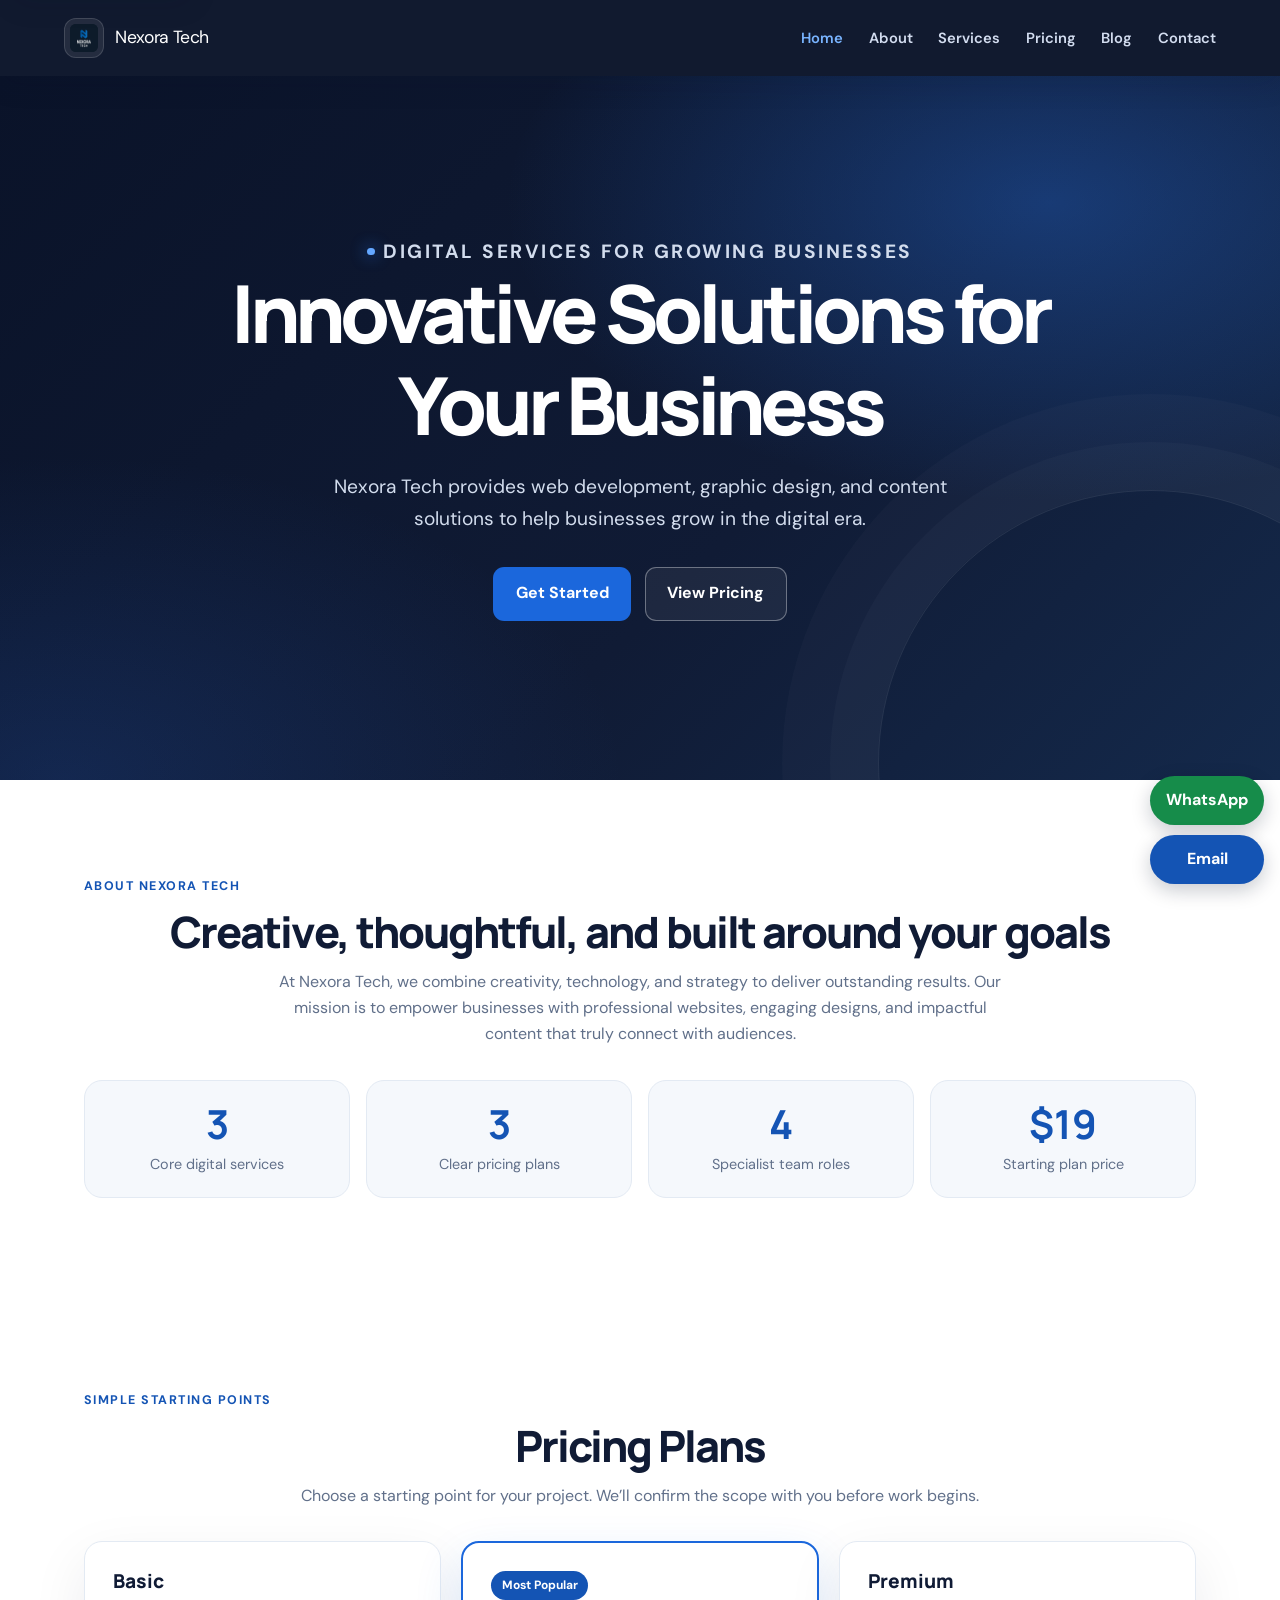
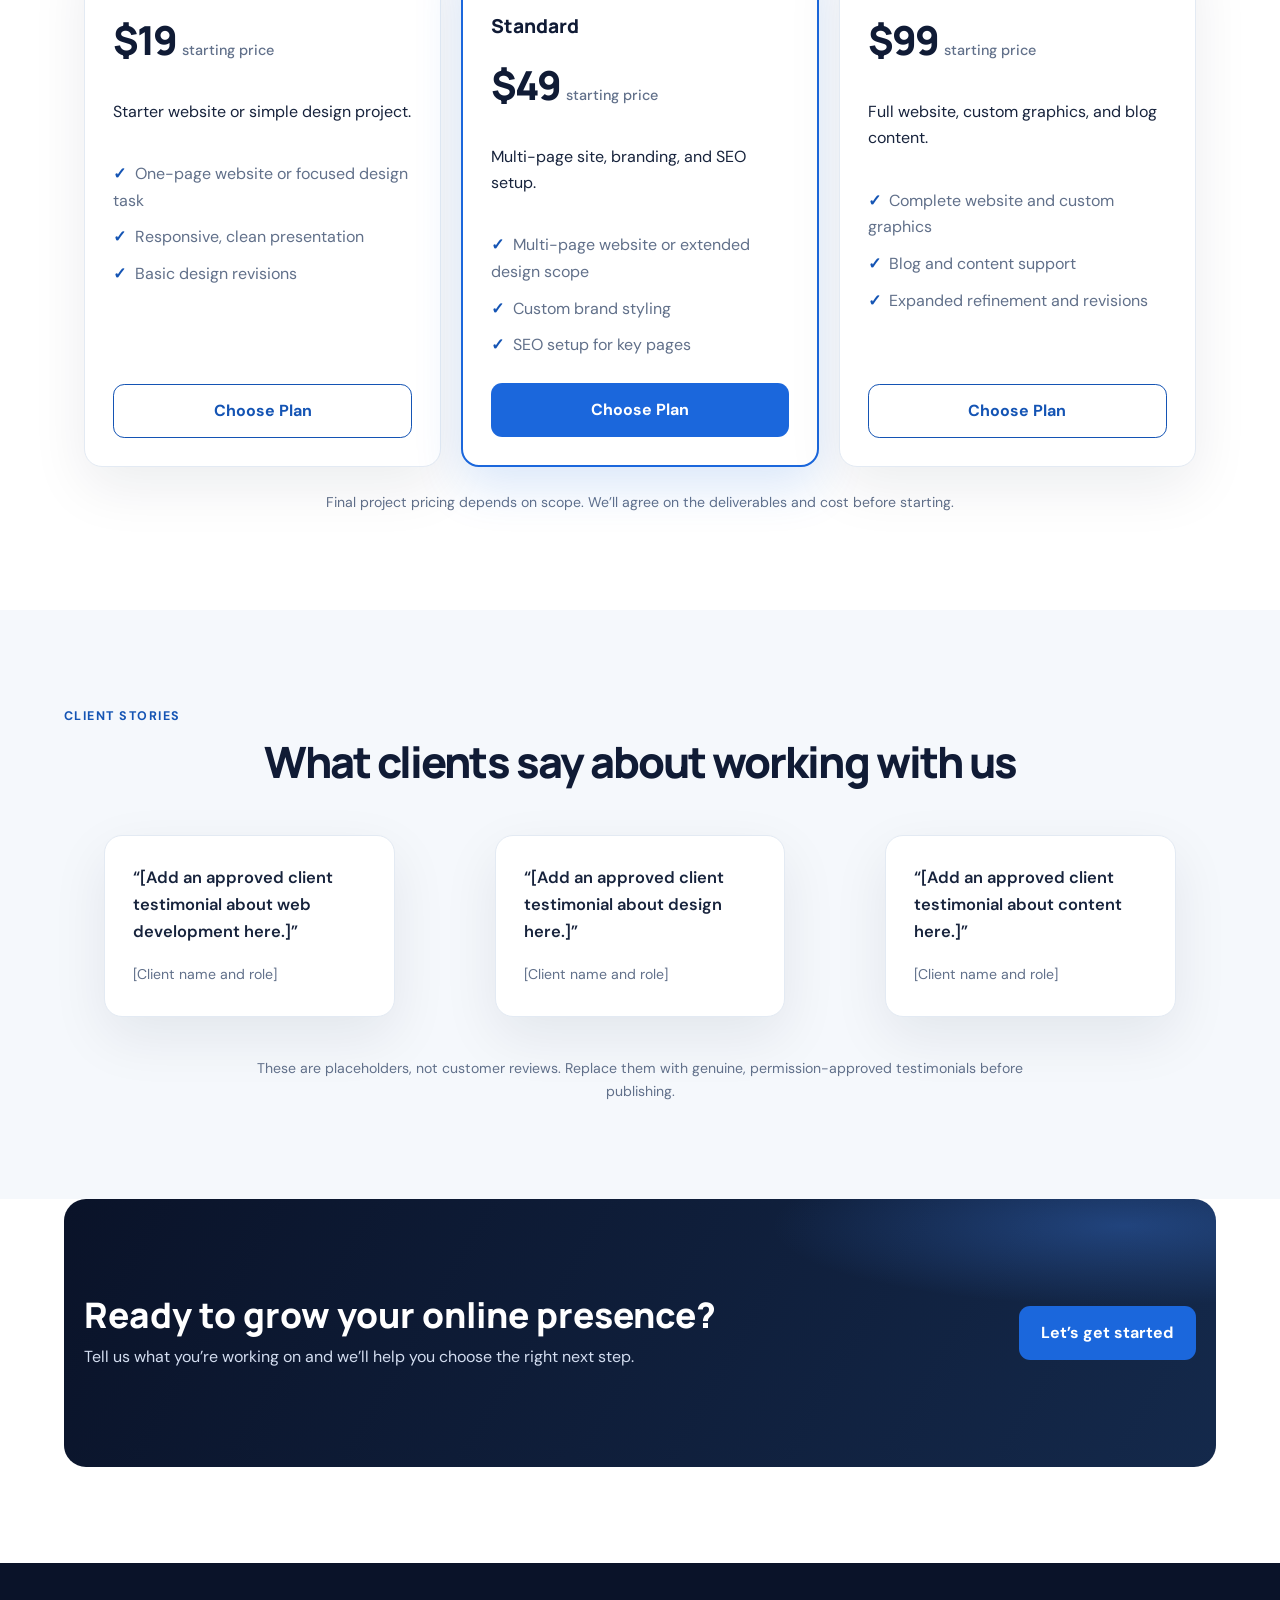
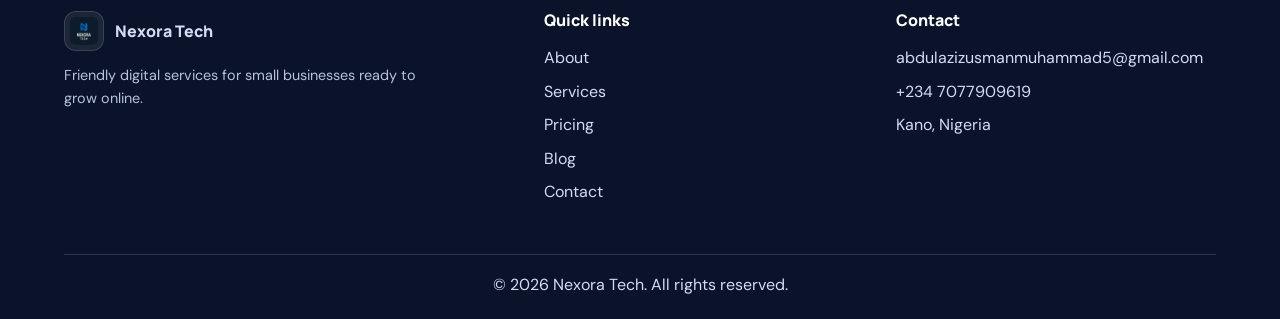
<file: index.html>
<!DOCTYPE html>
<html lang="en">
<head>
  <meta charset="UTF-8">
  <meta name="viewport" content="width=device-width, initial-scale=1.0">
  <meta name="description" content="Nexora Tech helps small businesses grow with professional web development, graphic design, and content services.">
  <title>Nexora Tech | Digital Services for Small Businesses</title>
  <link rel="icon" href="com.ico" type="image/x-icon">
  <link rel="preconnect" href="https://fonts.googleapis.com">
  <link rel="preconnect" href="https://fonts.gstatic.com" crossorigin>
  <link href="https://fonts.googleapis.com/css2?family=DM+Sans:wght@400;500;600;700&family=Manrope:wght@500;600;700;800&display=swap" rel="stylesheet">
  <link rel="stylesheet" href="style.css">
</head>
<body>
  <a class="skip-link" href="#main-content">Skip to main content</a>
  <header class="site-header">
    <a class="brand" href="index.html" aria-label="Nexora Tech home">
      <img class="brand-logo" src="com.ico" alt="">
      <span class="brand-name">Nexora Tech</span>
    </a>
    <button class="menu-toggle" type="button" aria-label="Open navigation menu" aria-expanded="false" aria-controls="main-navigation">
      <span></span><span></span><span></span>
    </button>
    <nav id="main-navigation" aria-label="Main navigation">
      <ul>
        <li><a href="index.html" aria-current="page">Home</a></li>
        <li><a href="aboutpage.html">About</a></li>
        <li><a href="servicespage.html">Services</a></li>
        <li><a href="pricingpage.html">Pricing</a></li>
        <li><a href="blogpage.html">Blog</a></li>
        <li><a href="contact.html">Contact</a></li>
      </ul>
    </nav>
  </header>

  <main id="main-content">
    <section class="hero" aria-labelledby="hero-title">
      <div class="hero-content">
        <p class="hero-eyebrow">Digital services for growing businesses</p>
        <h1 id="hero-title">Innovative Solutions for Your Business</h1>
        <p>Nexora Tech provides web development, graphic design, and content solutions to help businesses grow in the digital era.</p>
        <div class="hero-actions">
          <a href="contact.html" class="btn">Get Started</a>
          <a href="pricingpage.html" class="btn btn-secondary">View Pricing</a>
        </div>
      </div>
    </section>

    <section id="about" aria-labelledby="about-title">
      <p class="eyebrow">About Nexora Tech</p>
      <h2 class="section-title" id="about-title">Creative, thoughtful, and built around your goals</h2>
      <p class="section-lead">At Nexora Tech, we combine creativity, technology, and strategy to deliver outstanding results. Our mission is to empower businesses with professional websites, engaging designs, and impactful content that truly connect with audiences.</p>
      <div class="stats-grid">
        <div class="stat-card reveal"><strong>3</strong><span>Core digital services</span></div>
        <div class="stat-card reveal"><strong>3</strong><span>Clear pricing plans</span></div>
        <div class="stat-card reveal"><strong>4</strong><span>Specialist team roles</span></div>
        <div class="stat-card reveal"><strong>$19</strong><span>Starting plan price</span></div>
      </div>
    </section>

    <section id="pricing" aria-labelledby="pricing-title">
      <p class="eyebrow">Simple starting points</p>
      <h2 class="section-title" id="pricing-title">Pricing Plans</h2>
      <p class="section-lead">Choose a starting point for your project. We’ll confirm the scope with you before work begins.</p>
      <div class="price-grid">
        <article class="price-card reveal">
          <h3>Basic</h3>
          <p class="price">$19 <small>starting price</small></p>
          <p>Starter website or simple design project.</p>
          <ul class="feature-list"><li>One-page website or focused design task</li><li>Responsive, clean presentation</li><li>Basic design revisions</li></ul>
          <a href="contact.html" class="btn btn-secondary">Choose Plan</a>
        </article>
        <article class="price-card popular reveal">
          <span class="popular-label">Most Popular</span>
          <h3>Standard</h3>
          <p class="price">$49 <small>starting price</small></p>
          <p>Multi-page site, branding, and SEO setup.</p>
          <ul class="feature-list"><li>Multi-page website or extended design scope</li><li>Custom brand styling</li><li>SEO setup for key pages</li></ul>
          <a href="contact.html" class="btn">Choose Plan</a>
        </article>
        <article class="price-card reveal">
          <h3>Premium</h3>
          <p class="price">$99 <small>starting price</small></p>
          <p>Full website, custom graphics, and blog content.</p>
          <ul class="feature-list"><li>Complete website and custom graphics</li><li>Blog and content support</li><li>Expanded refinement and revisions</li></ul>
          <a href="contact.html" class="btn btn-secondary">Choose Plan</a>
        </article>
      </div>
      <p class="testimonial-note">Final project pricing depends on scope. We’ll agree on the deliverables and cost before starting.</p>
    </section>

    <section class="section-soft" aria-labelledby="testimonials-title">
      <p class="eyebrow">Client stories</p>
      <h2 class="section-title" id="testimonials-title">What clients say about working with us</h2>
      <div class="testimonial-grid">
        <figure class="testimonial-card reveal">
          <blockquote>“[Add an approved client testimonial about web development here.]”</blockquote>
          <figcaption><cite>[Client name and role]</cite></figcaption>
        </figure>
        <figure class="testimonial-card reveal">
          <blockquote>“[Add an approved client testimonial about design here.]”</blockquote>
          <figcaption><cite>[Client name and role]</cite></figcaption>
        </figure>
        <figure class="testimonial-card reveal">
          <blockquote>“[Add an approved client testimonial about content here.]”</blockquote>
          <figcaption><cite>[Client name and role]</cite></figcaption>
        </figure>
      </div>
      <p class="testimonial-note">These are placeholders, not customer reviews. Replace them with genuine, permission-approved testimonials before publishing.</p>
    </section>

    <section class="cta-banner" aria-labelledby="cta-title">
      <div><h2 id="cta-title">Ready to grow your online presence?</h2><p>Tell us what you’re working on and we’ll help you choose the right next step.</p></div>
      <a class="btn" href="contact.html">Let’s get started</a>
    </section>
  </main>

  <footer class="site-footer">
    <div class="footer-inner">
      <div><a class="footer-brand" href="index.html"><img class="brand-logo" src="com.ico" alt="">Nexora Tech</a><p>Friendly digital services for small businesses ready to grow online.</p></div>
      <div><h2>Quick links</h2><ul class="footer-links"><li><a href="aboutpage.html">About</a></li><li><a href="servicespage.html">Services</a></li><li><a href="pricingpage.html">Pricing</a></li><li><a href="blogpage.html">Blog</a></li><li><a href="contact.html">Contact</a></li></ul></div>
      <div><h2>Contact</h2><ul class="footer-links"><li><a href="mailto:abdulazizusmanmuhammad5@gmail.com">abdulazizusmanmuhammad5@gmail.com</a></li><li><a href="tel:+2347077909619">+234 7077909619</a></li><li>Kano, Nigeria</li></ul></div>
    </div>
    <p class="copyright">&copy; <span data-current-year>2026</span> Nexora Tech. All rights reserved.</p>
  </footer>
  <script src="script.js" defer></script>
</body>
</html>
</file>
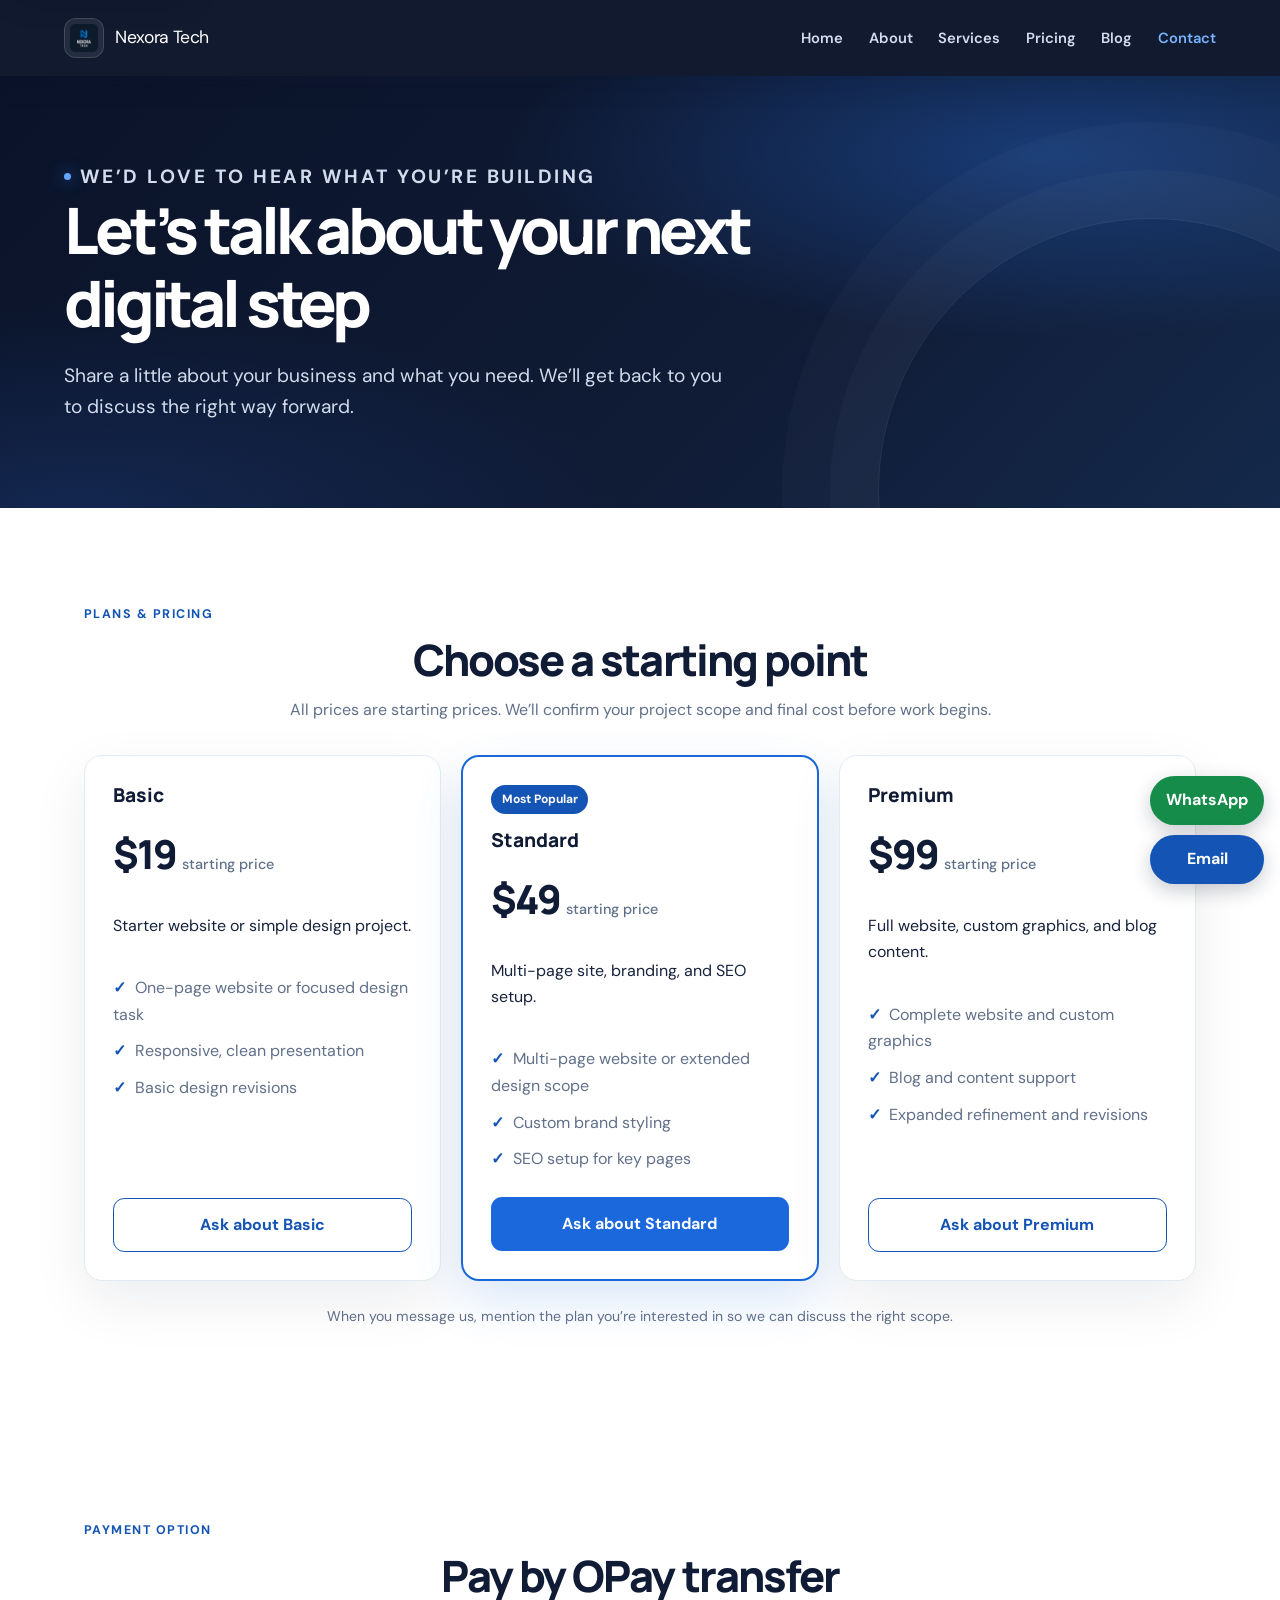
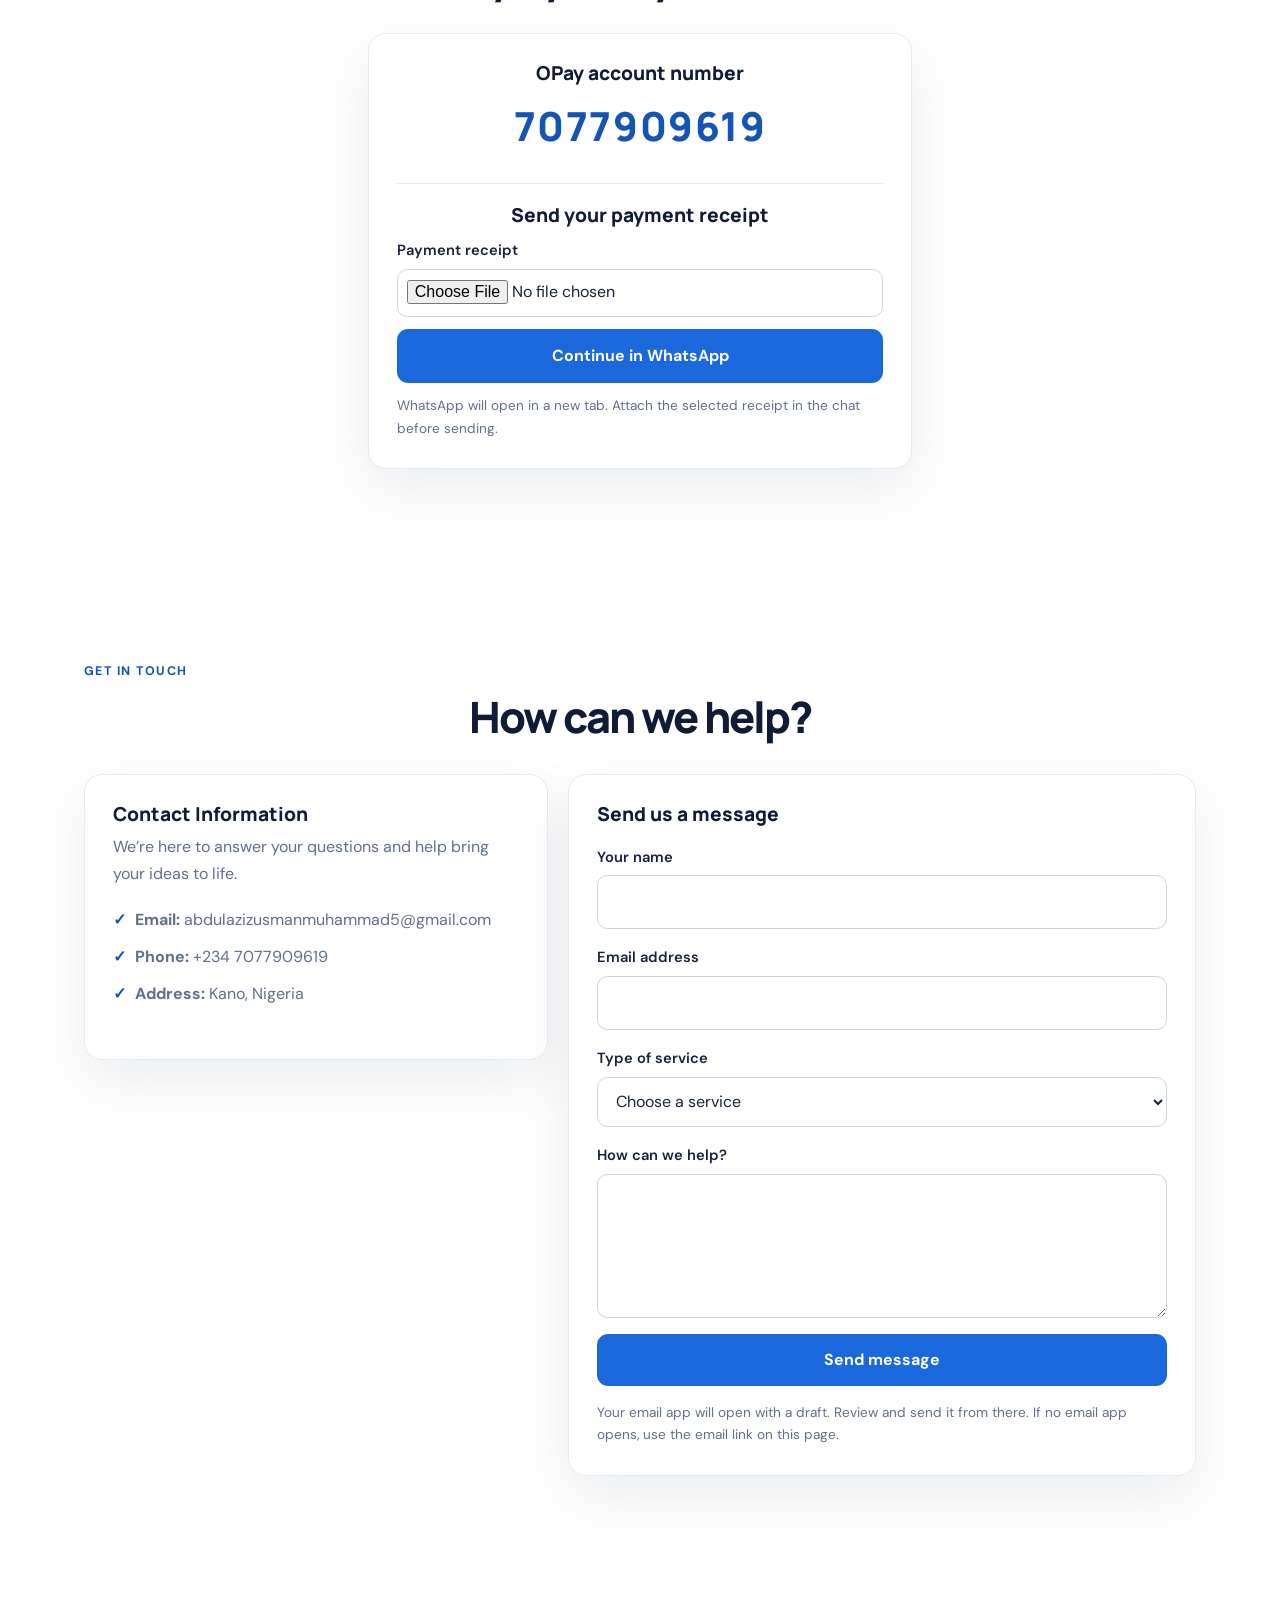
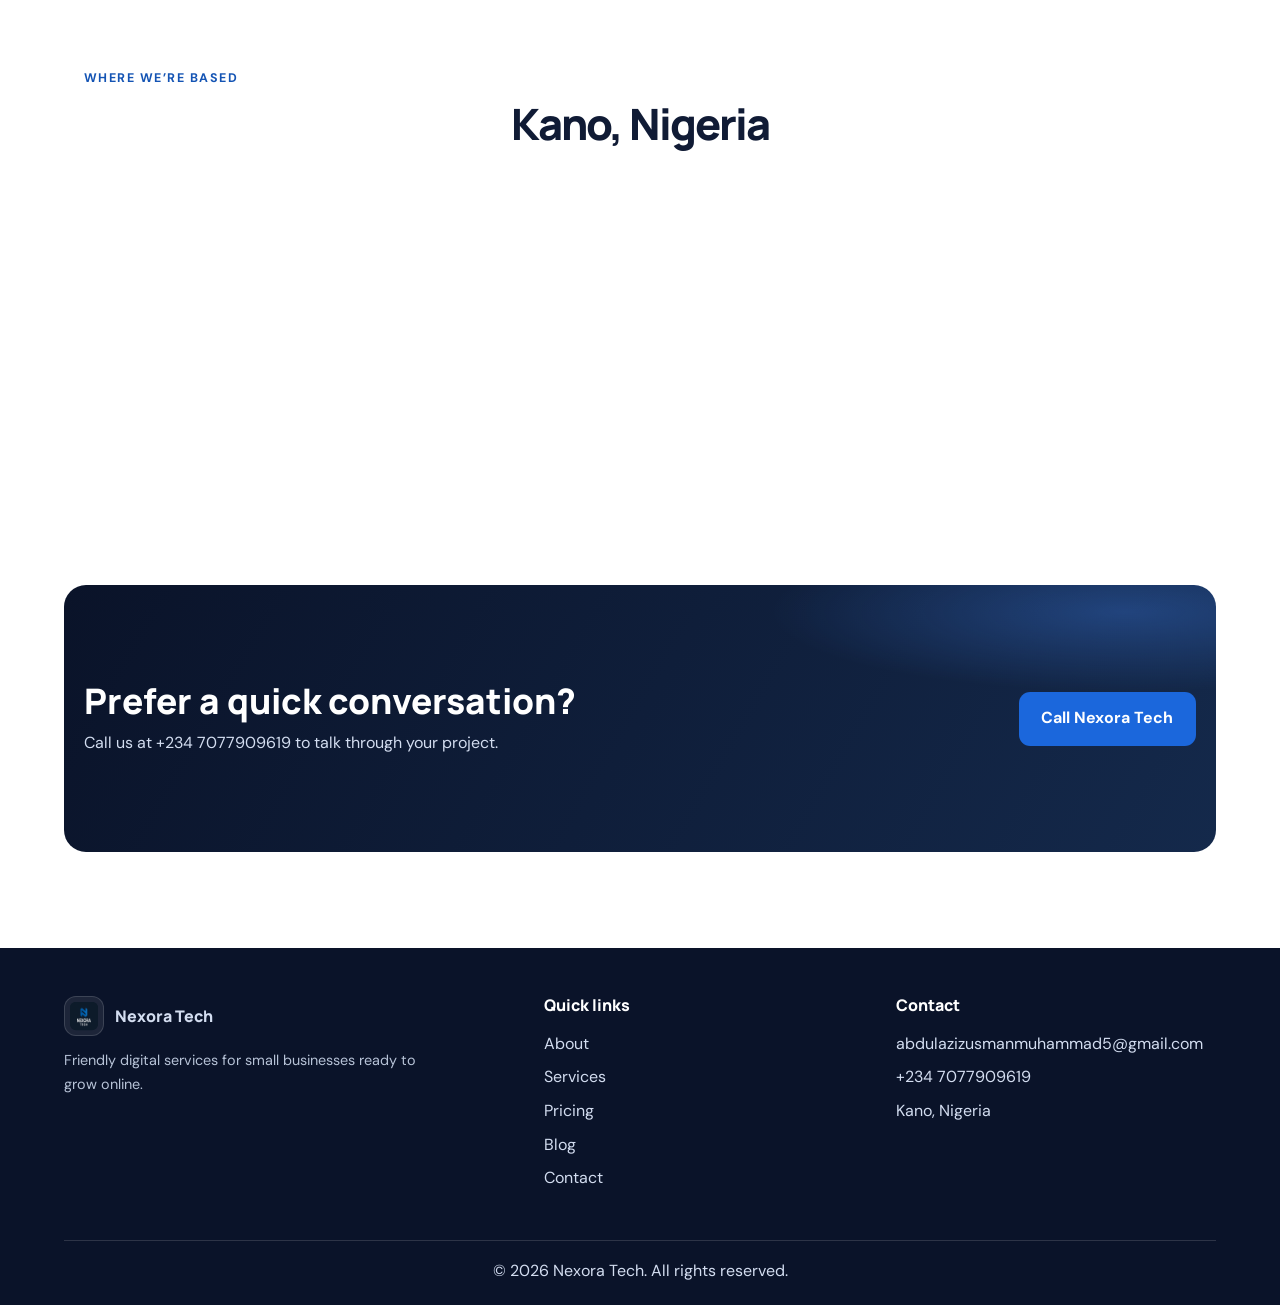
<file: contact.html>
<!DOCTYPE html>
<html lang="en">
<head>
  <meta charset="UTF-8">
  <meta name="viewport" content="width=device-width, initial-scale=1.0">
  <meta name="description" content="Contact Nexora Tech to discuss web development, graphic design, or content support for your small business.">
  <title>Contact | Nexora Tech</title>
  <link rel="icon" href="com.ico" type="image/x-icon">
  <link rel="preconnect" href="https://fonts.googleapis.com">
  <link rel="preconnect" href="https://fonts.gstatic.com" crossorigin>
  <link href="https://fonts.googleapis.com/css2?family=DM+Sans:wght@400;500;600;700&family=Manrope:wght@500;600;700;800&display=swap" rel="stylesheet">
  <link rel="stylesheet" href="style.css">
</head>
<body>
  <a class="skip-link" href="#main-content">Skip to main content</a>
  <header class="site-header">
    <a class="brand" href="index.html" aria-label="Nexora Tech home">
      <img class="brand-logo" src="com.ico" alt="">
      <span class="brand-name">Nexora Tech</span>
    </a>
    <button class="menu-toggle" type="button" aria-label="Open navigation menu" aria-expanded="false" aria-controls="main-navigation">
      <span></span><span></span><span></span>
    </button>
    <nav id="main-navigation" aria-label="Main navigation">
      <ul>
        <li><a href="index.html">Home</a></li>
        <li><a href="aboutpage.html">About</a></li>
        <li><a href="servicespage.html">Services</a></li>
        <li><a href="pricingpage.html">Pricing</a></li>
        <li><a href="blogpage.html">Blog</a></li>
        <li><a href="contact.html" aria-current="page">Contact</a></li>
      </ul>
    </nav>
  </header>

  <main id="main-content">
    <section class="hero page-hero" aria-labelledby="page-title">
      <div class="hero-content">
        <p class="hero-eyebrow">We’d love to hear what you’re building</p>
        <h1 id="page-title">Let’s talk about your next digital step</h1>
        <p>Share a little about your business and what you need. We’ll get back to you to discuss the right way forward.</p>
      </div>
    </section>

    <section aria-labelledby="plans-title">
      <p class="eyebrow">Plans &amp; pricing</p>
      <h2 class="section-title" id="plans-title">Choose a starting point</h2>
      <p class="section-lead">All prices are starting prices. We’ll confirm your project scope and final cost before work begins.</p>
      <div class="price-grid">
        <article class="price-card reveal">
          <h3>Basic</h3>
          <p class="price">$19 <small>starting price</small></p>
          <p>Starter website or simple design project.</p>
          <ul class="feature-list">
            <li>One-page website or focused design task</li>
            <li>Responsive, clean presentation</li>
            <li>Basic design revisions</li>
          </ul>
          <a class="btn btn-secondary" href="#contact-form">Ask about Basic</a>
        </article>
        <article class="price-card popular reveal">
          <span class="popular-label">Most Popular</span>
          <h3>Standard</h3>
          <p class="price">$49 <small>starting price</small></p>
          <p>Multi-page site, branding, and SEO setup.</p>
          <ul class="feature-list">
            <li>Multi-page website or extended design scope</li>
            <li>Custom brand styling</li>
            <li>SEO setup for key pages</li>
          </ul>
          <a class="btn" href="#contact-form">Ask about Standard</a>
        </article>
        <article class="price-card reveal">
          <h3>Premium</h3>
          <p class="price">$99 <small>starting price</small></p>
          <p>Full website, custom graphics, and blog content.</p>
          <ul class="feature-list">
            <li>Complete website and custom graphics</li>
            <li>Blog and content support</li>
            <li>Expanded refinement and revisions</li>
          </ul>
          <a class="btn btn-secondary" href="#contact-form">Ask about Premium</a>
        </article>
      </div>
      <p class="testimonial-note">When you message us, mention the plan you’re interested in so we can discuss the right scope.</p>
    </section>

    <section aria-labelledby="payment-title">
      <p class="eyebrow">Payment option</p>
      <h2 class="section-title" id="payment-title">Pay by OPay transfer</h2>
      <article class="content-card payment-card">
        <h3>OPay account number</h3>
        <p class="payment-account">7077909619</p>
        <div class="receipt-upload">
          <h3>Send your payment receipt</h3>
          <form id="receipt-form">
            <div class="form-field">
              <label for="payment-receipt">Payment receipt</label>
              <input id="payment-receipt" name="receipt" type="file" accept="image/*,.pdf" required>
            </div>
            <button class="btn" type="submit">Continue in WhatsApp</button>
            <p class="form-note" id="receipt-status" aria-live="polite">WhatsApp will open in a new tab. Attach the selected receipt in the chat before sending.</p>
          </form>
        </div>
      </article>
    </section>

    <section aria-labelledby="contact-title">
      <p class="eyebrow">Get in touch</p>
      <h2 class="section-title" id="contact-title">How can we help?</h2>
      <div class="contact-grid">
        <aside class="contact-card">
          <h3>Contact Information</h3>
          <p>We’re here to answer your questions and help bring your ideas to life.</p>
          <ul class="feature-list">
            <li><strong>Email:</strong> <a href="mailto:abdulazizusmanmuhammad5@gmail.com">abdulazizusmanmuhammad5@gmail.com</a></li>
            <li><strong>Phone:</strong> <a href="tel:+2347077909619">+234 7077909619</a></li>
            <li><strong>Address:</strong> Kano, Nigeria</li>
          </ul>
        </aside>

        <div class="contact-card">
          <h3>Send us a message</h3>
          <form id="contact-form" action="mailto:abdulazizusmanmuhammad5@gmail.com" method="post" enctype="text/plain">
            <div class="form-field">
              <label for="contact-name">Your name</label>
              <input id="contact-name" name="name" type="text" autocomplete="name" required minlength="2" maxlength="100">
            </div>
            <div class="form-field">
              <label for="contact-email">Email address</label>
              <input id="contact-email" name="email" type="email" autocomplete="email" required maxlength="254">
            </div>
            <div class="form-field">
              <label for="service-type">Type of service</label>
              <select id="service-type" name="service" required>
                <option value="">Choose a service</option>
                <option value="Web Development">Web Development</option>
                <option value="Graphic Design">Graphic Design</option>
                <option value="Content & Blogs">Content &amp; Blogs</option>
                <option value="SEO Optimization">SEO Optimization</option>
                <option value="IT Consulting">IT Consulting</option>
              </select>
            </div>
            <div class="form-field">
              <label for="contact-message">How can we help?</label>
              <textarea id="contact-message" name="message" required minlength="10" maxlength="5000"></textarea>
            </div>
            <button class="btn" type="submit">Send message</button>
            <p class="form-note" id="contact-status" aria-live="polite">Your email app will open with a draft. Review and send it from there. If no email app opens, use the email link on this page.</p>
          </form>
        </div>
      </div>
    </section>

    <section aria-labelledby="location-title">
      <p class="eyebrow">Where we’re based</p>
      <h2 class="section-title" id="location-title">Kano, Nigeria</h2>
      <iframe class="map-frame" title="Map showing Kano, Nigeria" src="https://www.google.com/maps?q=Kano,Nigeria&amp;output=embed" loading="lazy" referrerpolicy="no-referrer-when-downgrade" allowfullscreen></iframe>
    </section>

    <section class="cta-banner" aria-labelledby="cta-title">
      <div><h2 id="cta-title">Prefer a quick conversation?</h2><p>Call us at +234 7077909619 to talk through your project.</p></div>
      <a class="btn" href="tel:+2347077909619">Call Nexora Tech</a>
    </section>
  </main>

  <footer class="site-footer">
    <div class="footer-inner">
      <div><a class="footer-brand" href="index.html"><img class="brand-logo" src="com.ico" alt="">Nexora Tech</a><p>Friendly digital services for small businesses ready to grow online.</p></div>
      <div><h2>Quick links</h2><ul class="footer-links"><li><a href="aboutpage.html">About</a></li><li><a href="servicespage.html">Services</a></li><li><a href="pricingpage.html">Pricing</a></li><li><a href="blogpage.html">Blog</a></li><li><a href="contact.html">Contact</a></li></ul></div>
      <div><h2>Contact</h2><ul class="footer-links"><li><a href="mailto:abdulazizusmanmuhammad5@gmail.com">abdulazizusmanmuhammad5@gmail.com</a></li><li><a href="tel:+2347077909619">+234 7077909619</a></li><li>Kano, Nigeria</li></ul></div>
    </div>
    <p class="copyright">&copy; <span data-current-year>2026</span> Nexora Tech. All rights reserved.</p>
  </footer>
  <script src="script.js" defer></script>
</body>
</html>
</file>
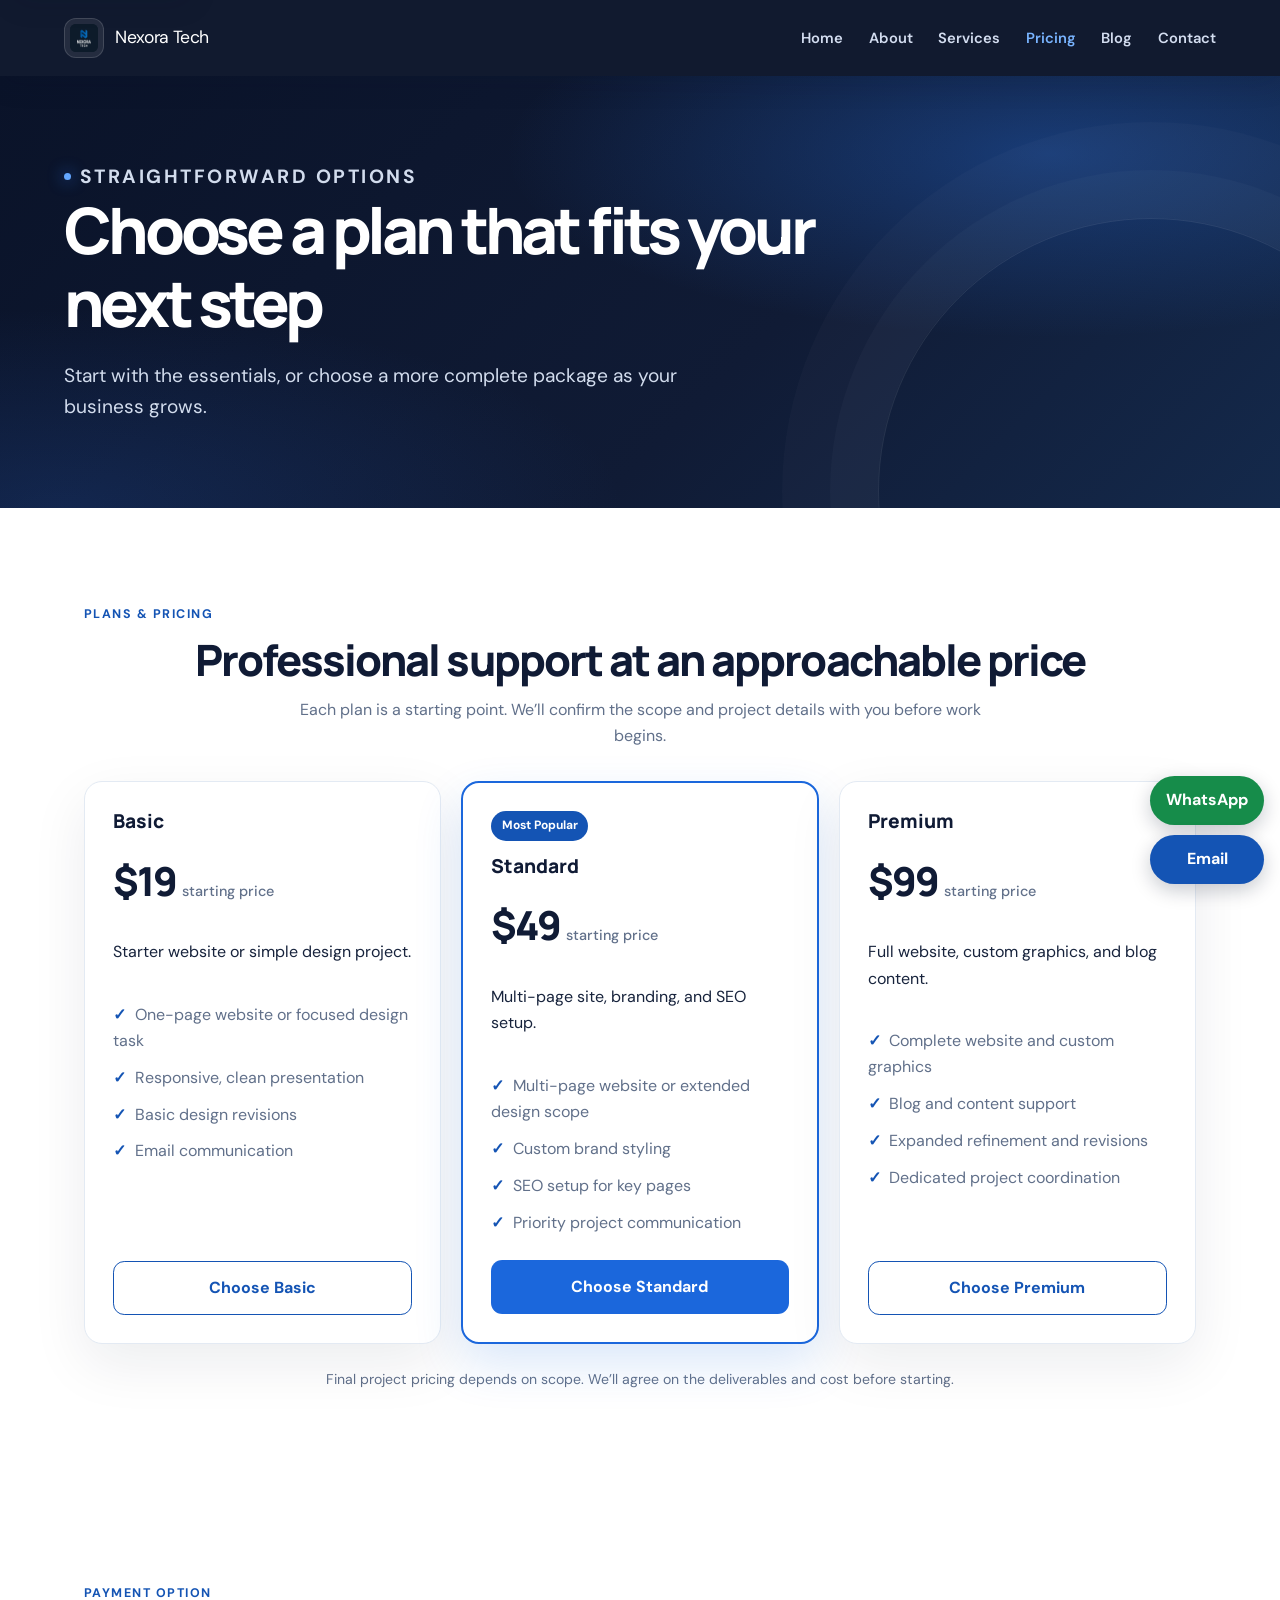
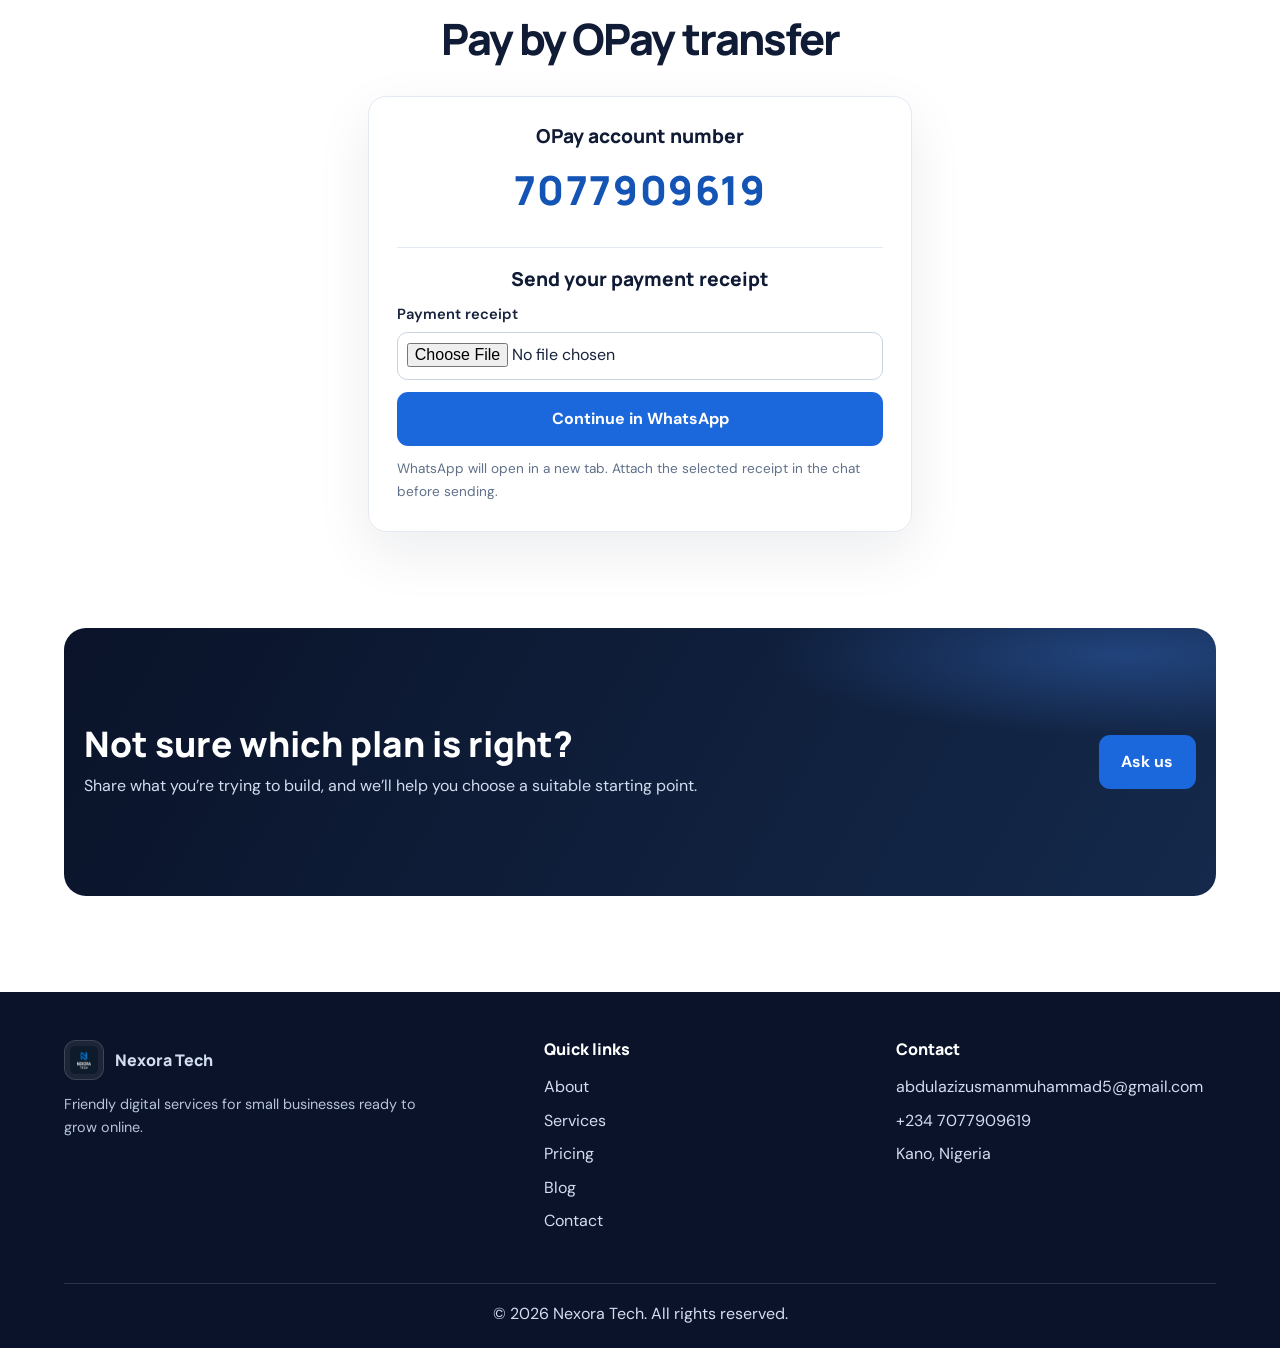
<file: pricingpage.html>
<!DOCTYPE html>
<html lang="en">
<head>
  <meta charset="UTF-8">
  <meta name="viewport" content="width=device-width, initial-scale=1.0">
  <meta name="description" content="Compare Nexora Tech's Basic, Standard, and Premium digital service plans, starting at $19.">
  <title>Pricing | Nexora Tech</title>
  <link rel="icon" href="com.ico" type="image/x-icon">
  <link rel="preconnect" href="https://fonts.googleapis.com">
  <link rel="preconnect" href="https://fonts.gstatic.com" crossorigin>
  <link href="https://fonts.googleapis.com/css2?family=DM+Sans:wght@400;500;600;700&family=Manrope:wght@500;600;700;800&display=swap" rel="stylesheet">
  <link rel="stylesheet" href="style.css">
</head>
<body>
  <a class="skip-link" href="#main-content">Skip to main content</a>
  <header class="site-header">
    <a class="brand" href="index.html" aria-label="Nexora Tech home">
      <img class="brand-logo" src="com.ico" alt="">
      <span class="brand-name">Nexora Tech</span>
    </a>
    <button class="menu-toggle" type="button" aria-label="Open navigation menu" aria-expanded="false" aria-controls="main-navigation">
      <span></span><span></span><span></span>
    </button>
    <nav id="main-navigation" aria-label="Main navigation">
      <ul>
        <li><a href="index.html">Home</a></li>
        <li><a href="aboutpage.html">About</a></li>
        <li><a href="servicespage.html">Services</a></li>
        <li><a href="pricingpage.html" aria-current="page">Pricing</a></li>
        <li><a href="blogpage.html">Blog</a></li>
        <li><a href="contact.html">Contact</a></li>
      </ul>
    </nav>
  </header>

  <main id="main-content">
    <section class="hero page-hero" aria-labelledby="page-title">
      <div class="hero-content">
        <p class="hero-eyebrow">Straightforward options</p>
        <h1 id="page-title">Choose a plan that fits your next step</h1>
        <p>Start with the essentials, or choose a more complete package as your business grows.</p>
      </div>
    </section>

    <section aria-labelledby="plans-title">
      <p class="eyebrow">Plans &amp; pricing</p>
      <h2 class="section-title" id="plans-title">Professional support at an approachable price</h2>
      <p class="section-lead">Each plan is a starting point. We’ll confirm the scope and project details with you before work begins.</p>
      <div class="price-grid">
        <article class="price-card reveal">
          <h3>Basic</h3>
          <p class="price">$19 <small>starting price</small></p>
          <p>Starter website or simple design project.</p>
          <ul class="feature-list">
            <li>One-page website or focused design task</li>
            <li>Responsive, clean presentation</li>
            <li>Basic design revisions</li>
            <li>Email communication</li>
          </ul>
          <a class="btn btn-secondary" href="contact.html">Choose Basic</a>
        </article>
        <article class="price-card popular reveal">
          <span class="popular-label">Most Popular</span>
          <h3>Standard</h3>
          <p class="price">$49 <small>starting price</small></p>
          <p>Multi-page site, branding, and SEO setup.</p>
          <ul class="feature-list">
            <li>Multi-page website or extended design scope</li>
            <li>Custom brand styling</li>
            <li>SEO setup for key pages</li>
            <li>Priority project communication</li>
          </ul>
          <a class="btn" href="contact.html">Choose Standard</a>
        </article>
        <article class="price-card reveal">
          <h3>Premium</h3>
          <p class="price">$99 <small>starting price</small></p>
          <p>Full website, custom graphics, and blog content.</p>
          <ul class="feature-list">
            <li>Complete website and custom graphics</li>
            <li>Blog and content support</li>
            <li>Expanded refinement and revisions</li>
            <li>Dedicated project coordination</li>
          </ul>
          <a class="btn btn-secondary" href="contact.html">Choose Premium</a>
        </article>
      </div>
      <p class="testimonial-note">Final project pricing depends on scope. We’ll agree on the deliverables and cost before starting.</p>
    </section>

    <section aria-labelledby="payment-title">
      <p class="eyebrow">Payment option</p>
      <h2 class="section-title" id="payment-title">Pay by OPay transfer</h2>
      <article class="content-card payment-card">
        <h3>OPay account number</h3>
        <p class="payment-account">7077909619</p>
        <div class="receipt-upload">
          <h3>Send your payment receipt</h3>
          <form id="receipt-form">
            <div class="form-field">
              <label for="payment-receipt">Payment receipt</label>
              <input id="payment-receipt" name="receipt" type="file" accept="image/*,.pdf" required>
            </div>
            <button class="btn" type="submit">Continue in WhatsApp</button>
            <p class="form-note" id="receipt-status" aria-live="polite">WhatsApp will open in a new tab. Attach the selected receipt in the chat before sending.</p>
          </form>
        </div>
      </article>
    </section>

    <section class="cta-banner" aria-labelledby="cta-title">
      <div><h2 id="cta-title">Not sure which plan is right?</h2><p>Share what you’re trying to build, and we’ll help you choose a suitable starting point.</p></div>
      <a class="btn" href="contact.html">Ask us</a>
    </section>
  </main>

  <footer class="site-footer">
    <div class="footer-inner">
      <div><a class="footer-brand" href="index.html"><img class="brand-logo" src="com.ico" alt="">Nexora Tech</a><p>Friendly digital services for small businesses ready to grow online.</p></div>
      <div><h2>Quick links</h2><ul class="footer-links"><li><a href="aboutpage.html">About</a></li><li><a href="servicespage.html">Services</a></li><li><a href="pricingpage.html">Pricing</a></li><li><a href="blogpage.html">Blog</a></li><li><a href="contact.html">Contact</a></li></ul></div>
      <div><h2>Contact</h2><ul class="footer-links"><li><a href="mailto:abdulazizusmanmuhammad5@gmail.com">abdulazizusmanmuhammad5@gmail.com</a></li><li><a href="tel:+2347077909619">+234 7077909619</a></li><li>Kano, Nigeria</li></ul></div>
    </div>
    <p class="copyright">&copy; <span data-current-year>2026</span> Nexora Tech. All rights reserved.</p>
  </footer>
  <script src="script.js" defer></script>
</body>
</html>
</file>
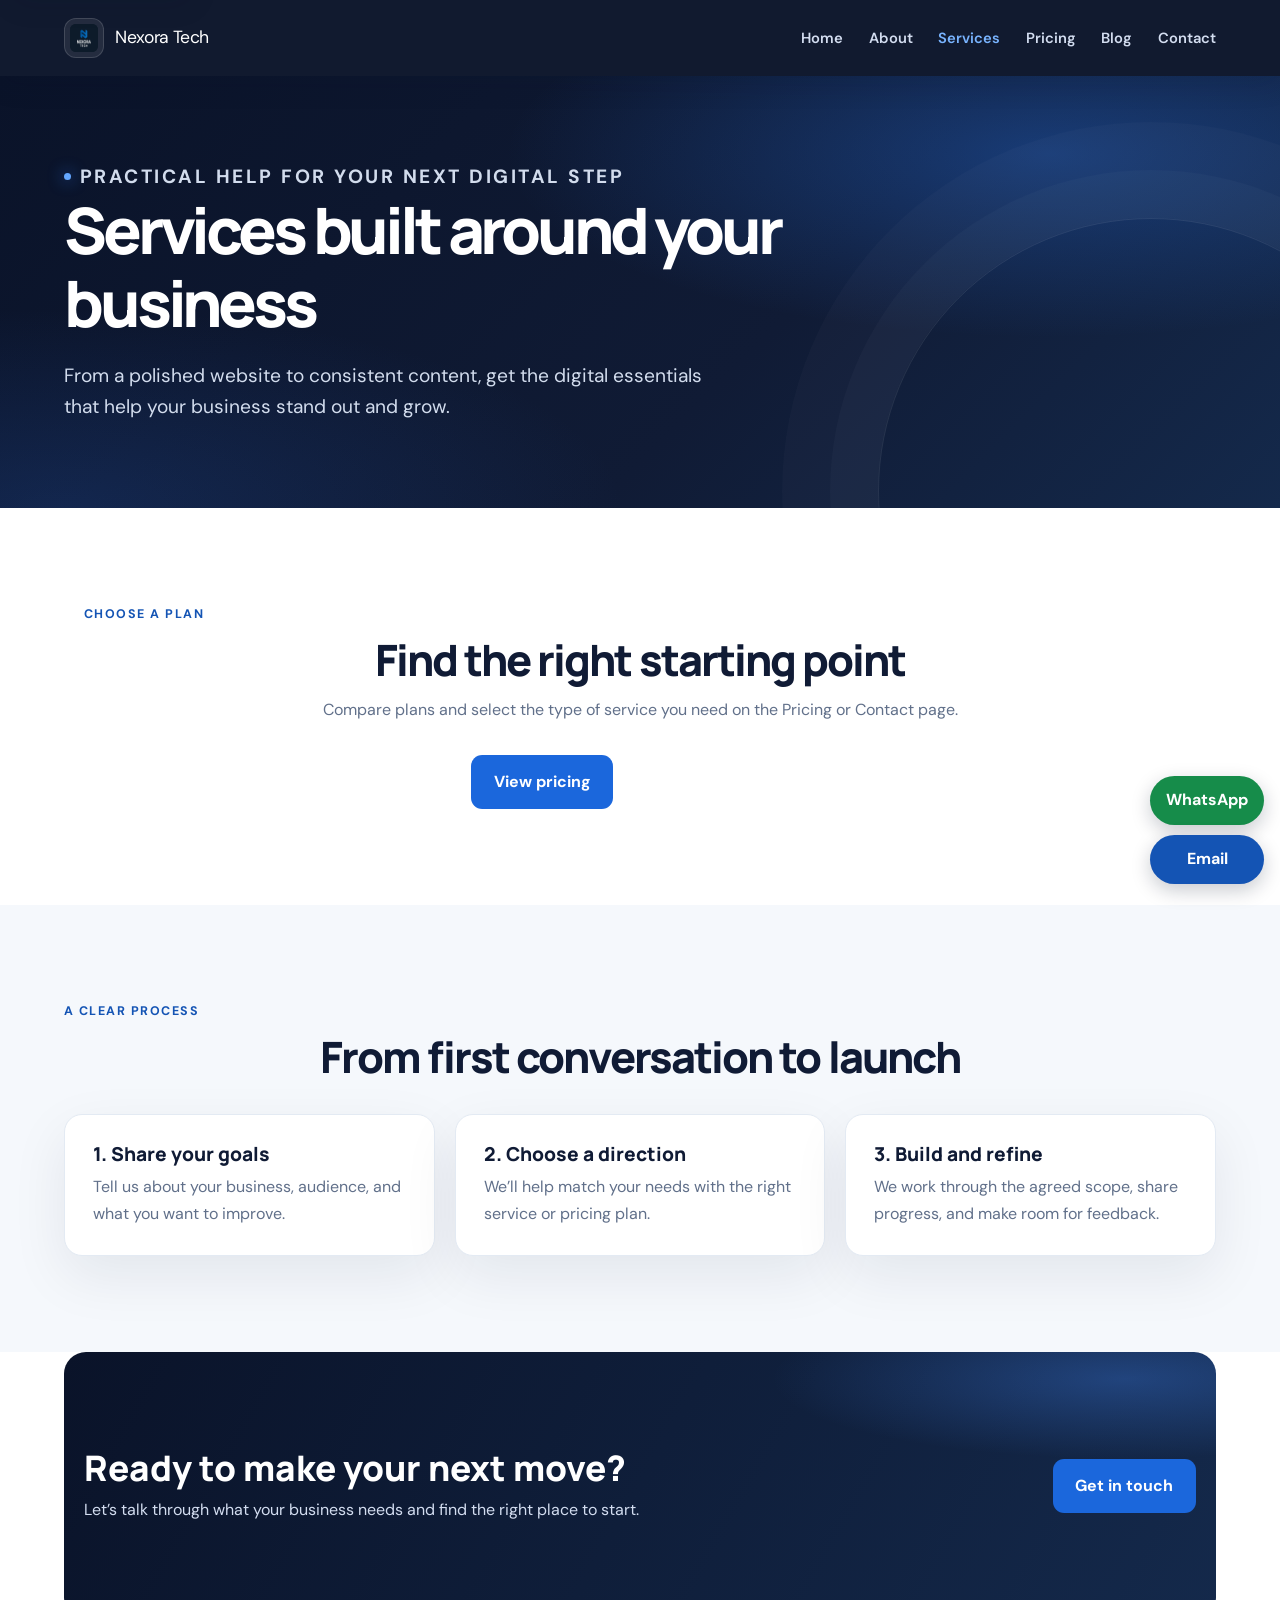
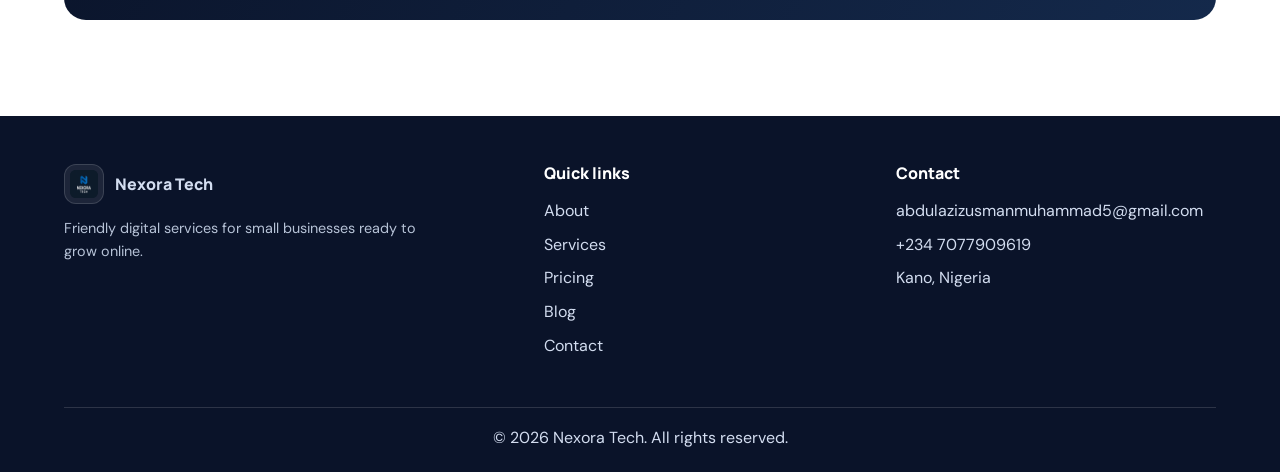
<file: servicespage.html>
<!DOCTYPE html>
<html lang="en">
<head>
  <meta charset="UTF-8">
  <meta name="viewport" content="width=device-width, initial-scale=1.0">
  <meta name="description" content="Explore Nexora Tech's web development, graphic design, content, SEO, and technology consulting services for small businesses.">
  <title>Services | Nexora Tech</title>
  <link rel="icon" href="com.ico" type="image/x-icon">
  <link rel="preconnect" href="https://fonts.googleapis.com">
  <link rel="preconnect" href="https://fonts.gstatic.com" crossorigin>
  <link href="https://fonts.googleapis.com/css2?family=DM+Sans:wght@400;500;600;700&family=Manrope:wght@500;600;700;800&display=swap" rel="stylesheet">
  <link rel="stylesheet" href="style.css">
</head>
<body>
  <a class="skip-link" href="#main-content">Skip to main content</a>
  <header class="site-header">
    <a class="brand" href="index.html" aria-label="Nexora Tech home">
      <img class="brand-logo" src="com.ico" alt="">
      <span class="brand-name">Nexora Tech</span>
    </a>
    <button class="menu-toggle" type="button" aria-label="Open navigation menu" aria-expanded="false" aria-controls="main-navigation">
      <span></span><span></span><span></span>
    </button>
    <nav id="main-navigation" aria-label="Main navigation">
      <ul>
        <li><a href="index.html">Home</a></li>
        <li><a href="aboutpage.html">About</a></li>
        <li><a href="servicespage.html" aria-current="page">Services</a></li>
        <li><a href="pricingpage.html">Pricing</a></li>
        <li><a href="blogpage.html">Blog</a></li>
        <li><a href="contact.html">Contact</a></li>
      </ul>
    </nav>
  </header>

  <main id="main-content">
    <section class="hero page-hero" aria-labelledby="page-title">
      <div class="hero-content">
        <p class="hero-eyebrow">Practical help for your next digital step</p>
        <h1 id="page-title">Services built around your business</h1>
        <p>From a polished website to consistent content, get the digital essentials that help your business stand out and grow.</p>
      </div>
    </section>

    <section aria-labelledby="service-overview-title">
      <p class="eyebrow">Choose a plan</p>
      <h2 class="section-title" id="service-overview-title">Find the right starting point</h2>
      <p class="section-lead">Compare plans and select the type of service you need on the Pricing or Contact page.</p>
      <div class="hero-actions">
        <a class="btn" href="pricingpage.html">View pricing</a>
        <a class="btn btn-secondary" href="contact.html">Choose a service</a>
      </div>
    </section>

    <section class="section-soft" aria-labelledby="steps-title">
      <p class="eyebrow">A clear process</p>
      <h2 class="section-title" id="steps-title">From first conversation to launch</h2>
      <div class="content-grid">
        <article class="content-card reveal"><h3>1. Share your goals</h3><p>Tell us about your business, audience, and what you want to improve.</p></article>
        <article class="content-card reveal"><h3>2. Choose a direction</h3><p>We’ll help match your needs with the right service or pricing plan.</p></article>
        <article class="content-card reveal"><h3>3. Build and refine</h3><p>We work through the agreed scope, share progress, and make room for feedback.</p></article>
      </div>
    </section>

    <section class="cta-banner" aria-labelledby="cta-title">
      <div><h2 id="cta-title">Ready to make your next move?</h2><p>Let’s talk through what your business needs and find the right place to start.</p></div>
      <a class="btn" href="contact.html">Get in touch</a>
    </section>
  </main>

  <footer class="site-footer">
    <div class="footer-inner">
      <div><a class="footer-brand" href="index.html"><img class="brand-logo" src="com.ico" alt="">Nexora Tech</a><p>Friendly digital services for small businesses ready to grow online.</p></div>
      <div><h2>Quick links</h2><ul class="footer-links"><li><a href="aboutpage.html">About</a></li><li><a href="servicespage.html">Services</a></li><li><a href="pricingpage.html">Pricing</a></li><li><a href="blogpage.html">Blog</a></li><li><a href="contact.html">Contact</a></li></ul></div>
      <div><h2>Contact</h2><ul class="footer-links"><li><a href="mailto:abdulazizusmanmuhammad5@gmail.com">abdulazizusmanmuhammad5@gmail.com</a></li><li><a href="tel:+2347077909619">+234 7077909619</a></li><li>Kano, Nigeria</li></ul></div>
    </div>
    <p class="copyright">&copy; <span data-current-year>2026</span> Nexora Tech. All rights reserved.</p>
  </footer>
  <script src="script.js" defer></script>
</body>
</html>
</file>
<file: style.css>
:root {
  color-scheme: light;
  --color-navy: #101b35;
  --color-navy-deep: #0a1329;
  --color-blue: #1b67dc;
  --color-blue-dark: #1454b4;
  --color-ink: #17233c;
  --color-muted: #61708a;
  --color-surface: #ffffff;
  --color-page: #f5f8fc;
  --color-border: #e3eaf3;
  --font-body: "DM Sans", sans-serif;
  --font-heading: "Manrope", sans-serif;
  --space-section: clamp(3.5rem, 8vw, 6rem);
  --radius-card: 1.125rem;
  --radius-button: 0.7rem;
  --shadow-card: 0 1.25rem 3.5rem rgba(16, 27, 53, 0.08);
  --shadow-nav: 0 0.5rem 1.75rem rgba(10, 19, 41, 0.12);
  --container-width: 72rem;
}

* {
  box-sizing: border-box;
}

html {
  scroll-behavior: smooth;
}

body {
  margin: 0;
  color: var(--color-ink);
  background: var(--color-surface);
  font-family: var(--font-body);
  line-height: 1.65;
  -webkit-font-smoothing: antialiased;
}

h1,
h2,
h3 {
  margin-top: 0;
  color: var(--color-navy);
  font-family: var(--font-heading);
  font-weight: 800;
  line-height: 1.15;
}

a {
  color: inherit;
  text-decoration: none;
}

button,
a,
input,
textarea,
select {
  font: inherit;
}

a:focus-visible,
button:focus-visible {
  outline: 3px solid var(--color-blue-dark);
  outline-offset: 4px;
}

.site-header a:focus-visible,
.site-header button:focus-visible,
.hero a:focus-visible {
  outline-color: #a9ccff;
}

img {
  max-width: 100%;
}

.skip-link {
  position: fixed;
  z-index: 40;
  top: 0.75rem;
  left: 0.75rem;
  padding: 0.65rem 0.9rem;
  border-radius: 0.55rem;
  color: #fff;
  background: var(--color-navy-deep);
  box-shadow: var(--shadow-nav);
  transform: translateY(calc(-100% - 1rem));
  transition: transform 180ms ease;
}

.skip-link:focus {
  transform: translateY(0);
}

.site-header {
  position: sticky;
  z-index: 20;
  top: 0;
  display: flex;
  min-height: 4.75rem;
  align-items: center;
  justify-content: space-between;
  padding: 0.75rem max(1.25rem, calc((100vw - var(--container-width)) / 2));
  color: #fff;
  background: rgba(10, 19, 41, 0.97);
  box-shadow: var(--shadow-nav);
  backdrop-filter: blur(12px);
}

.brand {
  display: inline-flex;
  align-items: center;
  gap: 0.7rem;
}

.brand-logo {
  width: 2.5rem;
  height: 2.5rem;
  padding: 0.3rem;
  border: 1px solid rgba(255, 255, 255, 0.14);
  border-radius: 0.75rem;
  background: rgba(255, 255, 255, 0.08);
  object-fit: contain;
}

.site-header .brand-name {
  margin: 0;
  color: #fff;
  font-size: 1.1rem;
  letter-spacing: -0.035em;
}

.site-header nav ul {
  display: flex;
  align-items: center;
  gap: clamp(0.85rem, 2vw, 1.6rem);
  margin: 0;
  padding: 0;
  list-style: none;
}

.site-header nav a {
  display: inline-block;
  padding: 0.55rem 0;
  color: #d3ddf0;
  font-size: 0.92rem;
  font-weight: 600;
  transition: color 180ms ease;
}

.site-header nav a:hover,
.site-header nav a[aria-current="page"] {
  color: #79b4ff;
}

.menu-toggle {
  display: none;
  padding: 0.55rem;
  border: 1px solid rgba(255, 255, 255, 0.22);
  border-radius: 0.6rem;
  color: #fff;
  background: transparent;
  cursor: pointer;
}

.menu-toggle span {
  display: block;
  width: 1.35rem;
  height: 2px;
  margin: 0.25rem 0;
  border-radius: 2px;
  background: currentColor;
}

.hero {
  position: relative;
  display: grid;
  min-height: min(44rem, calc(100svh - 4.75rem));
  place-items: center;
  overflow: hidden;
  padding: 5rem 1.25rem;
  color: #fff;
  background:
    radial-gradient(ellipse at 82% 18%, rgba(40, 120, 240, 0.34), transparent 34rem),
    radial-gradient(ellipse at 5% 100%, rgba(38, 89, 180, 0.24), transparent 35rem),
    linear-gradient(135deg, var(--color-navy-deep), var(--color-navy) 60%, #14294b);
  text-align: center;
}

.hero::after {
  position: absolute;
  right: -9rem;
  bottom: -16rem;
  width: 34rem;
  height: 34rem;
  border: 1px solid rgba(255, 255, 255, 0.09);
  border-radius: 50%;
  box-shadow: 0 0 0 3rem rgba(255, 255, 255, 0.025), 0 0 0 6rem rgba(255, 255, 255, 0.02);
  content: "";
  pointer-events: none;
}

.hero-content {
  position: relative;
  z-index: 1;
  width: min(100%, 53rem);
}

.hero-eyebrow {
  display: inline-flex;
  align-items: center;
  gap: 0.55rem;
  margin: 0 0 1.25rem;
  color: #a9ccff;
  font-size: 0.78rem;
  font-weight: 700;
  letter-spacing: 0.13em;
  text-transform: uppercase;
}

.hero-eyebrow::before {
  width: 0.45rem;
  height: 0.45rem;
  border-radius: 50%;
  background: #64a7ff;
  box-shadow: 0 0 1rem #2878f0;
  content: "";
}

.hero h1,
.hero h2 {
  margin-bottom: 1.25rem;
  color: #fff;
  font-size: clamp(2.6rem, 7vw, 5rem);
  letter-spacing: -0.065em;
}

.hero p {
  max-width: 42rem;
  margin: 0 auto;
  color: #d2dced;
  font-size: clamp(1rem, 2vw, 1.2rem);
}

.hero-actions {
  display: flex;
  flex-wrap: wrap;
  justify-content: center;
  gap: 0.85rem;
  margin-top: 2rem;
}

.btn {
  display: inline-flex;
  min-height: 3.15rem;
  align-items: center;
  justify-content: center;
  padding: 0.8rem 1.35rem;
  border: 1px solid transparent;
  border-radius: var(--radius-button);
  color: #fff;
  background: var(--color-blue);
  font-weight: 700;
  transition: transform 180ms ease, background-color 180ms ease, border-color 180ms ease;
}

.btn:hover {
  transform: translateY(-2px);
  background: var(--color-blue-dark);
}

.btn-secondary {
  border-color: rgba(255, 255, 255, 0.35);
  color: #fff;
  background: rgba(255, 255, 255, 0.06);
}

.btn-secondary:hover {
  border-color: rgba(255, 255, 255, 0.6);
  background: rgba(255, 255, 255, 0.13);
}

section:not(.hero) {
  max-width: var(--container-width);
  margin: 0 auto;
  padding: var(--space-section) 1.25rem;
}

@media (max-width: 760px) {
  .site-header {
    min-height: 4.25rem;
    flex-wrap: wrap;
  }

  .menu-toggle {
    display: none;
  }

  .js .menu-toggle {
    display: block;
  }

  .site-header nav {
    position: static;
    display: block;
    flex-basis: 100%;
    padding: 0.5rem 0 1.25rem;
  }

  .js .site-header nav {
    position: absolute;
    top: 100%;
    right: 0;
    left: 0;
    display: none;
    padding: 0.5rem 1.25rem 1.25rem;
    background: var(--color-navy-deep);
    box-shadow: var(--shadow-nav);
  }

  .js .site-header.menu-open nav {
    display: block;
  }

  .site-header nav ul {
    align-items: stretch;
    flex-direction: column;
    gap: 0.25rem;
  }

  .site-header nav a {
    display: block;
    padding: 0.65rem 0;
  }
  .hero {
    min-height: max(37rem, min(42rem, calc(100svh - 4.25rem)));
    padding: 4rem 1.25rem;
  }

  section:not(.hero) {
    padding-right: 1.25rem;
    padding-left: 1.25rem;
  }
}

@media (max-width: 440px) {
  .hero-actions {
    align-items: stretch;
    flex-direction: column;
  }

  .hero-actions .btn {
    width: 100%;
  }
}

.page-hero {
  min-height: clamp(20rem, 34vw, 27rem);
  text-align: left;
}

.page-hero .hero-content {
  width: min(100%, var(--container-width));
  margin: 0 auto;
}

.page-hero h1,
.page-hero h2 {
  max-width: 48rem;
  font-size: clamp(2.4rem, 6vw, 4rem);
}

.page-hero p:not(.hero-eyebrow) {
  max-width: 42rem;
  margin-left: 0;
  text-align: left;
}

.eyebrow {
  margin: 0 0 0.65rem;
  color: var(--color-blue-dark);
  font-size: 0.78rem;
  font-weight: 700;
  letter-spacing: 0.12em;
  text-transform: uppercase;
}

.section-title {
  margin-bottom: 0.75rem;
  font-size: clamp(1.8rem, 4vw, 2.7rem);
  letter-spacing: -0.045em;
  text-align: center;
}

.section-lead {
  max-width: 46rem;
  margin: 0 auto;
  color: var(--color-muted);
  text-align: center;
}

.content-grid,
.service-grid,
.team-grid,
.blog-grid,
.price-grid,
.testimonial-grid,
.contact-grid {
  display: grid;
  grid-template-columns: repeat(3, minmax(0, 1fr));
  gap: 1.25rem;
  margin-top: 2rem;
}

.content-card,
.service-card,
.team-card,
.blog-card,
.price-card,
.testimonial-card,
.contact-card {
  min-width: 0;
  padding: clamp(1.25rem, 3vw, 1.75rem);
  border: 1px solid var(--color-border);
  border-radius: var(--radius-card);
  background: var(--color-surface);
  box-shadow: var(--shadow-card);
}

.content-card h3,
.service-card h3,
.team-card h3,
.blog-card h3,
.price-card h3,
.contact-card h3 {
  margin-bottom: 0.6rem;
  font-size: 1.2rem;
}

.payment-card {
  max-width: 34rem;
  margin: 2rem auto 0;
  text-align: center;
}

.payment-account {
  margin: 0.4rem 0 0.7rem !important;
  color: var(--color-blue-dark) !important;
  font-family: var(--font-heading);
  font-size: clamp(1.8rem, 5vw, 2.5rem);
  font-weight: 800;
  letter-spacing: 0.04em;
}

.receipt-upload {
  margin-top: 1.5rem;
  padding-top: 1.25rem;
  border-top: 1px solid var(--color-border);
  text-align: left;
}

.receipt-upload h3 {
  margin-bottom: 0.75rem;
  text-align: center;
}

.receipt-upload form {
  display: grid;
  gap: 0.75rem;
}

.receipt-upload input[type="file"] {
  padding: 0.55rem;
  cursor: pointer;
}

.content-card p,
.service-card p,
.team-card p,
.blog-card p,
.contact-card p {
  margin: 0;
  color: var(--color-muted);
}

.service-card,
.team-card,
.blog-card,
.price-card {
  transition: transform 200ms ease, box-shadow 200ms ease;
}

.service-card:hover,
.team-card:hover,
.blog-card:hover,
.price-card:hover {
  transform: translateY(-5px);
  box-shadow: 0 1.5rem 3.5rem rgba(16, 27, 53, 0.13);
}

.service-icon {
  display: grid;
  width: 3.25rem;
  height: 3.25rem;
  place-items: center;
  margin-bottom: 1.1rem;
  border-radius: 1rem;
  color: var(--color-blue-dark);
  background: #eaf2ff;
  font-family: var(--font-heading);
  font-size: 1.5rem;
  font-weight: 800;
}

.stats-grid {
  display: grid;
  grid-template-columns: repeat(4, minmax(0, 1fr));
  gap: 1rem;
  margin-top: 2rem;
}

.stat-card {
  padding: 1.25rem;
  border: 1px solid var(--color-border);
  border-radius: var(--radius-card);
  background: var(--color-page);
  text-align: center;
}

.stat-card strong {
  display: block;
  color: var(--color-blue-dark);
  font-family: var(--font-heading);
  font-size: clamp(1.8rem, 4vw, 2.5rem);
  line-height: 1.15;
}

.stat-card span {
  display: block;
  margin-top: 0.4rem;
  color: var(--color-muted);
  font-size: 0.9rem;
}

.team-card {
  padding: 0;
  overflow: hidden;
}

.team-card img,
.blog-card img {
  display: block;
  width: 100%;
  aspect-ratio: 16 / 10;
  object-fit: cover;
}

.team-card .card-body,
.blog-card .card-body {
  padding: 1.25rem;
}

.price-card {
  position: relative;
  display: flex;
  flex-direction: column;
  text-align: left;
}

.price-card.popular {
  border: 2px solid var(--color-blue);
  box-shadow: 0 1.25rem 3rem rgba(27, 103, 220, 0.16);
}

.popular-label {
  align-self: flex-start;
  margin: 0 0 0.9rem;
  padding: 0.3rem 0.65rem;
  border-radius: 999px;
  color: #fff;
  background: var(--color-blue-dark);
  font-size: 0.75rem;
  font-weight: 700;
}

.price {
  margin: 0.35rem 0 0.6rem;
  color: var(--color-navy);
  font-family: var(--font-heading);
  font-size: 2.5rem;
  font-weight: 800;
  letter-spacing: -0.05em;
}

.price small {
  color: var(--color-muted);
  font-family: var(--font-body);
  font-size: 0.9rem;
  font-weight: 500;
  letter-spacing: 0;
}

.feature-list {
  display: grid;
  gap: 0.65rem;
  margin: 1.25rem 0 1.5rem;
  padding: 0;
  color: var(--color-muted);
  list-style: none;
}

.feature-list li::before {
  margin-right: 0.55rem;
  color: var(--color-blue-dark);
  content: "✓";
  font-weight: 800;
}

.price-card .btn {
  width: 100%;
  margin-top: auto;
}

.price-card .btn-secondary {
  border-color: var(--color-blue-dark);
  color: var(--color-blue-dark);
  background: #fff;
}

.price-card .btn-secondary:hover {
  color: #fff;
  background: var(--color-blue-dark);
}

.read-more {
  display: inline-block;
  margin-top: 1rem;
  color: var(--color-blue-dark);
  font-weight: 700;
}

.read-more:hover {
  text-decoration: underline;
  text-underline-offset: 0.2em;
}

.testimonial-card {
  display: flex;
  flex-direction: column;
  gap: 1rem;
}

.testimonial-card blockquote {
  margin: 0;
  color: var(--color-ink);
  font-size: 1.03rem;
  font-weight: 600;
}

.testimonial-card cite {
  color: var(--color-muted);
  font-size: 0.88rem;
  font-style: normal;
}

.testimonial-note {
  max-width: 52rem;
  margin: 1.5rem auto 0;
  color: var(--color-muted);
  font-size: 0.88rem;
  text-align: center;
}

.cta-banner {
  display: flex;
  align-items: center;
  justify-content: space-between;
  gap: 2rem;
  padding: clamp(1.5rem, 5vw, 3.25rem);
  border-radius: calc(var(--radius-card) + 0.25rem);
  color: #fff;
  background:
    radial-gradient(ellipse at 92% 10%, rgba(68, 139, 255, 0.3), transparent 22rem),
    linear-gradient(120deg, var(--color-navy-deep), #14294b);
}

.cta-banner h2 {
  margin-bottom: 0.55rem;
  color: #fff;
  font-size: clamp(1.6rem, 3vw, 2.2rem);
}

.cta-banner p {
  max-width: 39rem;
  margin: 0;
  color: #d3ddf0;
}

.cta-banner .btn {
  flex: 0 0 auto;
}

.contact-grid {
  grid-template-columns: minmax(0, 0.85fr) minmax(0, 1.15fr);
  align-items: start;
}

.contact-card form {
  display: grid;
  gap: 1rem;
  margin-top: 1.25rem;
}

.form-field {
  display: grid;
  gap: 0.4rem;
}

.form-field label {
  color: var(--color-ink);
  font-size: 0.92rem;
  font-weight: 600;
}

.form-field input,
.form-field textarea,
.form-field select {
  width: 100%;
  min-height: 3rem;
  padding: 0.8rem 0.9rem;
  border: 1px solid #c8d3e2;
  border-radius: 0.65rem;
  color: var(--color-ink);
  background: #fff;
}

.form-field textarea {
  min-height: 9rem;
  resize: vertical;
}

.form-field select {
  padding: 0.8rem 0.9rem;
  border: 1px solid #c8d3e2;
  border-radius: 0.65rem;
  color: var(--color-ink);
  background: #fff;
}

.form-field input:focus,
.form-field textarea:focus,
.form-field select:focus {
  border-color: var(--color-blue);
  outline: 3px solid rgba(27, 103, 220, 0.16);
}

.contact-card .btn {
  border: 0;
  cursor: pointer;
}

.form-note {
  margin: 0.2rem 0 0;
  color: var(--color-muted);
  font-size: 0.85rem;
}

.floating-contact {
  position: fixed;
  z-index: 30;
  right: max(1rem, env(safe-area-inset-right));
  bottom: max(1rem, env(safe-area-inset-bottom));
  display: grid;
  gap: 0.65rem;
}

.floating-contact-link {
  display: inline-flex;
  min-height: 3rem;
  align-items: center;
  justify-content: center;
  padding: 0.7rem 1rem;
  border-radius: 999px;
  color: #fff;
  box-shadow: 0 0.4rem 1.2rem rgba(10, 19, 41, 0.22);
  font-weight: 700;
  transition: transform 180ms ease, filter 180ms ease;
}

.floating-contact-link:hover {
  transform: translateY(-2px);
  filter: brightness(1.08);
}

.floating-contact-whatsapp {
  background: #168c4a;
}

.floating-contact-email {
  background: var(--color-blue-dark);
}

.map-frame {
  width: 100%;
  min-height: 20rem;
  border: 0;
  border-radius: var(--radius-card);
}

.site-footer {
  margin-top: var(--space-section);
  padding: 3rem 1.25rem 1.25rem;
  color: #d3ddf0;
  background: var(--color-navy-deep);
}

.footer-inner {
  display: grid;
  max-width: var(--container-width);
  grid-template-columns: 1.4fr 1fr 1fr;
  gap: 2rem;
  margin: 0 auto;
}

.footer-brand {
  display: inline-flex;
  align-items: center;
  gap: 0.7rem;
  margin-bottom: 0.8rem;
  color: #fff;
  font-family: var(--font-heading);
  font-weight: 800;
}

.footer-inner h2 {
  margin-bottom: 0.8rem;
  color: #fff;
  font-size: 1rem;
}

.footer-inner p {
  max-width: 24rem;
  margin: 0;
  color: #b7c3d7;
  font-size: 0.9rem;
}

.footer-links {
  display: grid;
  gap: 0.45rem;
  padding: 0;
  list-style: none;
}

.footer-links a,
.footer-inner a {
  color: #d3ddf0;
}

.footer-links a:hover,
.footer-inner a:hover {
  color: #a9ccff;
}

.copyright {
  max-width: var(--container-width);
  margin: 2rem auto 0 !important;
  padding-top: 1.1rem;
  border-top: 1px solid rgba(255, 255, 255, 0.14);
  text-align: center;
}

.reveal {
  opacity: 1;
  transform: none;
}

.js .reveal {
  opacity: 0;
  transform: translateY(14px);
  transition: opacity 500ms ease, transform 500ms ease;
}

.js .reveal.is-visible {
  opacity: 1;
  transform: none;
}

.section-soft {
  background: var(--color-page);
  width: 100%;
  max-width: none !important;
  margin: 0 !important;
  padding-right: max(1.25rem, calc((100vw - var(--container-width)) / 2)) !important;
  padding-left: max(1.25rem, calc((100vw - var(--container-width)) / 2)) !important;
}

.two-column-grid {
  grid-template-columns: repeat(2, minmax(0, 1fr));
}

@media (prefers-reduced-motion: reduce) {
  *,
  *::before,
  *::after {
    scroll-behavior: auto !important;
    transition-duration: 0.01ms !important;
  }
}

@media (max-width: 850px) {
  .content-grid,
  .service-grid,
  .team-grid,
  .blog-grid,
  .price-grid,
  .testimonial-grid {
    grid-template-columns: repeat(2, minmax(0, 1fr));
  }

  .stats-grid {
    grid-template-columns: repeat(2, minmax(0, 1fr));
  }
}

@media (max-width: 620px) {
  .page-hero {
    min-height: 20rem;
  }

  .content-grid,
  .service-grid,
  .team-grid,
  .blog-grid,
  .price-grid,
  .testimonial-grid,
  .contact-grid {
    grid-template-columns: 1fr;
  }

  .cta-banner {
    align-items: flex-start;
    flex-direction: column;
  }

  .footer-inner {
    grid-template-columns: 1fr;
    gap: 1.5rem;
  }
}
</file>
